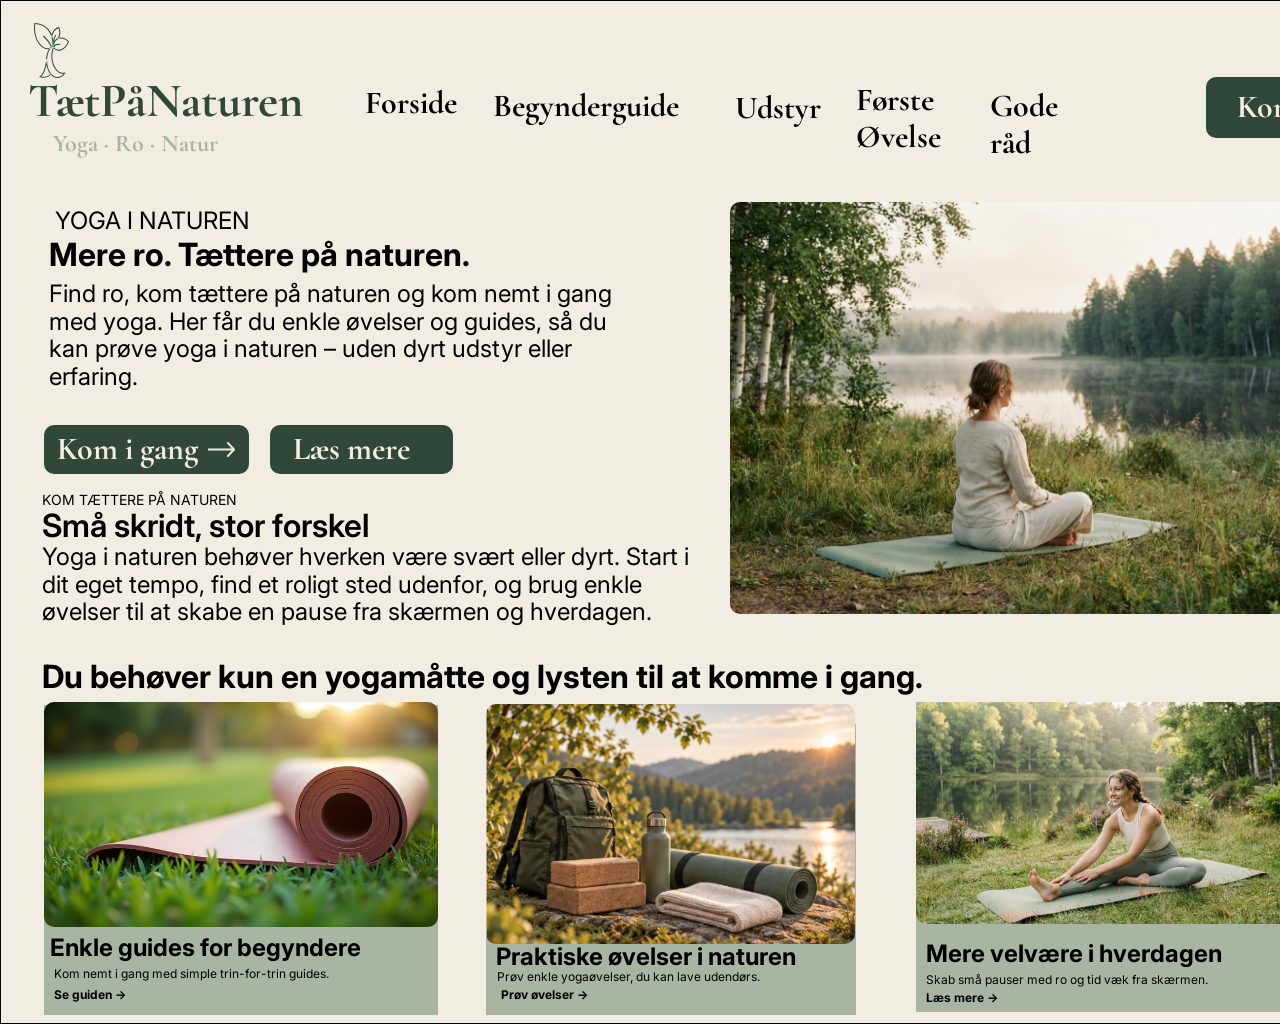
<file: index.html>
<!doctype html>
<html lang="da">
  <head>
    <meta charset="utf-8">
    <meta name="viewport" content="width=device-width, initial-scale=1">
    <meta name="description" content="Kom nemt i gang med yoga i naturen med enkle øvelser og guides.">
    <title>TætPåNaturen – Yoga · Ro · Natur</title>
    <link rel="icon" href="data:,">
    <link rel="stylesheet" href="styles.css">
  </head>
  <body>
    <div class="page-frame">
      <header class="site-header">
        <a class="brand" href="index.html" aria-label="TætPåNaturen – Forside">
          <img class="brand__tree" src="assets/tree-logo.svg" alt="" aria-hidden="true">
          <span class="brand__name">TætPåNaturen</span>
          <span class="brand__tagline">Yoga · Ro · Natur</span>
        </a>

        <nav class="primary-nav" aria-label="Hovednavigation">
          <a class="primary-nav__link primary-nav__link--home" href="index.html" aria-current="page">Forside</a>
          <a class="primary-nav__link primary-nav__link--guide" href="begynderguide.html">Begynderguide</a>
          <a class="primary-nav__link primary-nav__link--gear" href="udstyr.html">Udstyr</a>
          <a class="primary-nav__link primary-nav__link--exercise" href="forste-ovelse.html">Første Øvelse</a>
          <a class="primary-nav__link primary-nav__link--advice" href="gode-rad.html">Gode råd</a>
        </nav>

        <a class="button button--header" href="forste-ovelse.html">Kom i gang</a>
      </header>

      <main>
        <section class="hero" aria-labelledby="hero-title">
          <div class="hero__copy">
            <p class="eyebrow">Yoga i naturen</p>
            <h1 id="hero-title">Mere ro. Tættere på naturen.</h1>
            <p class="hero__description">Find ro, kom tættere på naturen og kom nemt i gang med yoga. Her får du enkle øvelser og guides, så du kan prøve yoga i naturen – uden dyrt udstyr eller erfaring.</p>
            <div class="hero__actions">
              <a class="button button--hero" href="#benefits"><span>Kom i gang</span><img src="assets/arrow.svg" alt="" aria-hidden="true"></a>
              <a class="button button--hero button--read-more" href="#introduction"><span>Læs mere</span></a>
            </div>
          </div>
          <img class="hero__image" src="assets/hero.png" alt="En person laver yoga ved en rolig sø omgivet af natur">
        </section>

        <section class="introduction" id="introduction" aria-labelledby="introduction-title">
          <p class="introduction__eyebrow">Kom tættere på naturen</p>
          <h2 id="introduction-title">Små skridt, stor forskel</h2>
          <p class="introduction__copy">Yoga i naturen behøver hverken være svært eller dyrt. Start i dit eget tempo, find et roligt sted udenfor, og brug enkle øvelser til at skabe en pause fra skærmen og hverdagen.</p>
          <p class="introduction__emphasis">Du behøver kun en yogamåtte og lysten til at komme i gang.</p>
        </section>

        <section class="benefits" id="benefits" aria-label="Kom godt i gang med yoga i naturen">
          <article class="benefit-card benefit-card--guide">
            <img class="benefit-card__image" src="assets/beginner-card.png" alt="En yogamåtte rullet ud i grønt græs">
            <div class="benefit-card__content">
              <h3>Enkle guides for begyndere</h3>
              <p>Kom nemt i gang med simple trin-for-trin guides.</p>
              <a href="begynderguide.html">Se guiden <span aria-hidden="true">→</span></a>
            </div>
          </article>

          <article class="benefit-card benefit-card--exercises">
            <img class="benefit-card__image" src="assets/exercises-card.png" alt="Yogamåtte, taske og udstyr ved en sø">
            <div class="benefit-card__content">
              <h3>Praktiske øvelser i naturen</h3>
              <p>Prøv enkle yogaøvelser, du kan lave udendørs.</p>
              <a href="forste-ovelse.html">Prøv øvelser <span aria-hidden="true">→</span></a>
            </div>
          </article>

          <article class="benefit-card benefit-card--wellbeing">
            <img class="benefit-card__image" src="assets/wellbeing-card.png" alt="En kvinde strækker sig på en yogamåtte i naturen">
            <div class="benefit-card__content">
              <h3>Mere velvære i hverdagen</h3>
              <p>Skab små pauser med ro og tid væk fra skærmen.</p>
              <a href="gode-rad.html">Læs mere <span aria-hidden="true">→</span></a>
            </div>
          </article>
        </section>
      </main>
    </div>
  </body>
</html>
</file>
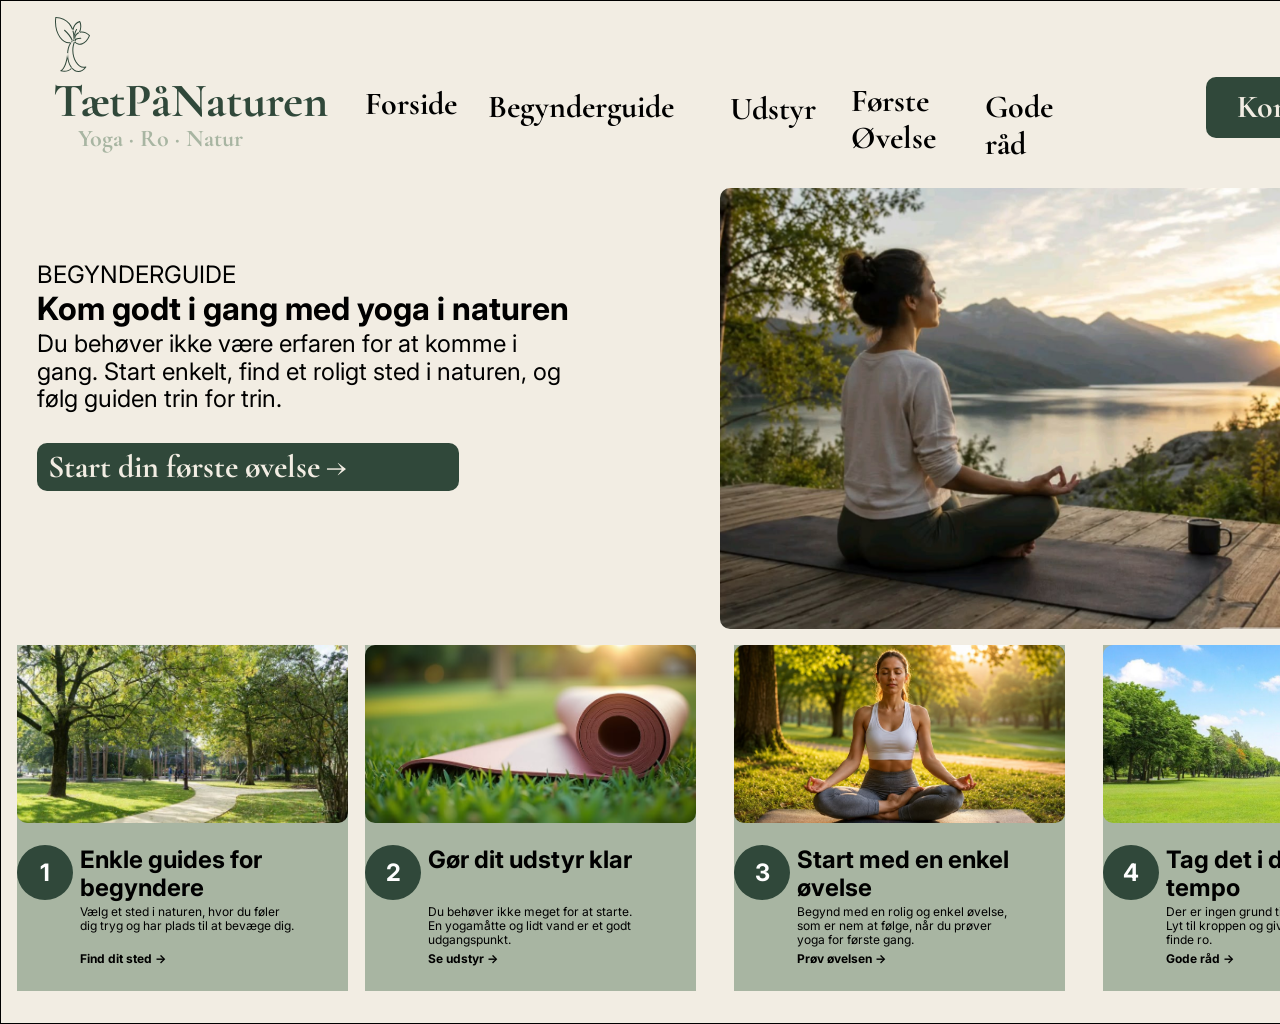
<file: begynderguide.html>
<!doctype html>
<html lang="da">
  <head>
    <meta charset="utf-8">
    <meta name="viewport" content="width=device-width, initial-scale=1">
    <meta name="description" content="Kom godt i gang med yoga i naturen med en enkel guide trin for trin.">
    <title>Begynderguide – TætPåNaturen</title>
    <link rel="icon" href="data:,">
    <link rel="stylesheet" href="styles.css">
  </head>
  <body>
    <div class="page-frame guide-page">
      <header class="site-header">
        <a class="brand" href="index.html" aria-label="TætPåNaturen – Forside">
          <img class="brand__tree" src="assets/tree-logo.svg" alt="" aria-hidden="true">
          <span class="brand__name">TætPåNaturen</span>
          <span class="brand__tagline">Yoga · Ro · Natur</span>
        </a>

        <nav class="primary-nav" aria-label="Hovednavigation">
          <a class="primary-nav__link primary-nav__link--home" href="index.html">Forside</a>
          <a class="primary-nav__link primary-nav__link--guide" href="begynderguide.html" aria-current="page">Begynderguide</a>
          <a class="primary-nav__link primary-nav__link--gear" href="udstyr.html">Udstyr</a>
          <a class="primary-nav__link primary-nav__link--exercise" href="forste-ovelse.html">Første Øvelse</a>
          <a class="primary-nav__link primary-nav__link--advice" href="gode-rad.html">Gode råd</a>
        </nav>

        <a class="button button--header" href="#guide-steps">Kom i gang</a>
      </header>

      <main class="guide-main">
        <section class="guide-hero" aria-labelledby="guide-title">
          <div class="guide-hero__copy">
            <p class="guide-hero__eyebrow">Begynderguide</p>
            <h1 id="guide-title">Kom godt i gang med yoga i naturen</h1>
            <p class="guide-hero__description">Du behøver ikke være erfaren for at komme i gang. Start enkelt, find et roligt sted i naturen, og følg guiden trin for trin.</p>
            <a class="button guide-hero__cta" href="forste-ovelse.html">Start din første øvelse <span aria-hidden="true">→</span></a>
          </div>
          <img class="guide-hero__image" src="assets/guide-hero.png" alt="En person mediterer på en yogamåtte ved en sø i solnedgangen">
        </section>

        <section class="guide-steps" id="guide-steps" aria-label="Fire trin til at komme i gang">
          <article class="guide-step guide-step--location">
            <img class="guide-step__image" src="assets/guide-step-location.png" alt="En rolig sti gennem en grøn park">
            <img class="guide-step__number-image" src="assets/guide-step-number.svg" alt="" aria-hidden="true">
            <span class="guide-step__number" aria-hidden="true">1</span>
            <h2 class="guide-step__title">Enkle guides for begyndere</h2>
            <p class="guide-step__description">Vælg et sted i naturen, hvor du føler dig tryg og har plads til at bevæge dig.</p>
            <a class="guide-step__link" href="#guide-steps">Find dit sted <span aria-hidden="true">→</span></a>
          </article>

          <article class="guide-step guide-step--gear">
            <img class="guide-step__image" src="assets/beginner-card.png" alt="En yogamåtte rullet ud i grønt græs">
            <img class="guide-step__number-image" src="assets/guide-step-number.svg" alt="" aria-hidden="true">
            <span class="guide-step__number" aria-hidden="true">2</span>
            <h2 class="guide-step__title">Gør dit udstyr klar</h2>
            <p class="guide-step__description">Du behøver ikke meget for at starte. En yogamåtte og lidt vand er et godt udgangspunkt.</p>
            <a class="guide-step__link" href="udstyr.html">Se udstyr <span aria-hidden="true">→</span></a>
          </article>

          <article class="guide-step guide-step--exercise">
            <img class="guide-step__image" src="assets/guide-step-yoga.png" alt="En kvinde sidder i meditation på en yogamåtte i en park">
            <img class="guide-step__number-image" src="assets/guide-step-number.svg" alt="" aria-hidden="true">
            <span class="guide-step__number" aria-hidden="true">3</span>
            <h2 class="guide-step__title">Start med en enkel øvelse</h2>
            <p class="guide-step__description">Begynd med en rolig og enkel øvelse, som er nem at følge, når du prøver yoga for første gang.</p>
            <a class="guide-step__link" href="forste-ovelse.html">Prøv øvelsen <span aria-hidden="true">→</span></a>
          </article>

          <article class="guide-step guide-step--pace">
            <img class="guide-step__image" src="assets/guide-step-landscape.png" alt="En åben, grøn eng omgivet af træer">
            <img class="guide-step__number-image" src="assets/guide-step-number.svg" alt="" aria-hidden="true">
            <span class="guide-step__number" aria-hidden="true">4</span>
            <h2 class="guide-step__title">Tag det i dit eget tempo</h2>
            <p class="guide-step__description">Der er ingen grund til at skynde sig. Lyt til kroppen og giv dig selv tid til at finde ro.</p>
            <a class="guide-step__link" href="gode-rad.html">Gode råd <span aria-hidden="true">→</span></a>
          </article>
        </section>
      </main>
    </div>
  </body>
</html>
</file>
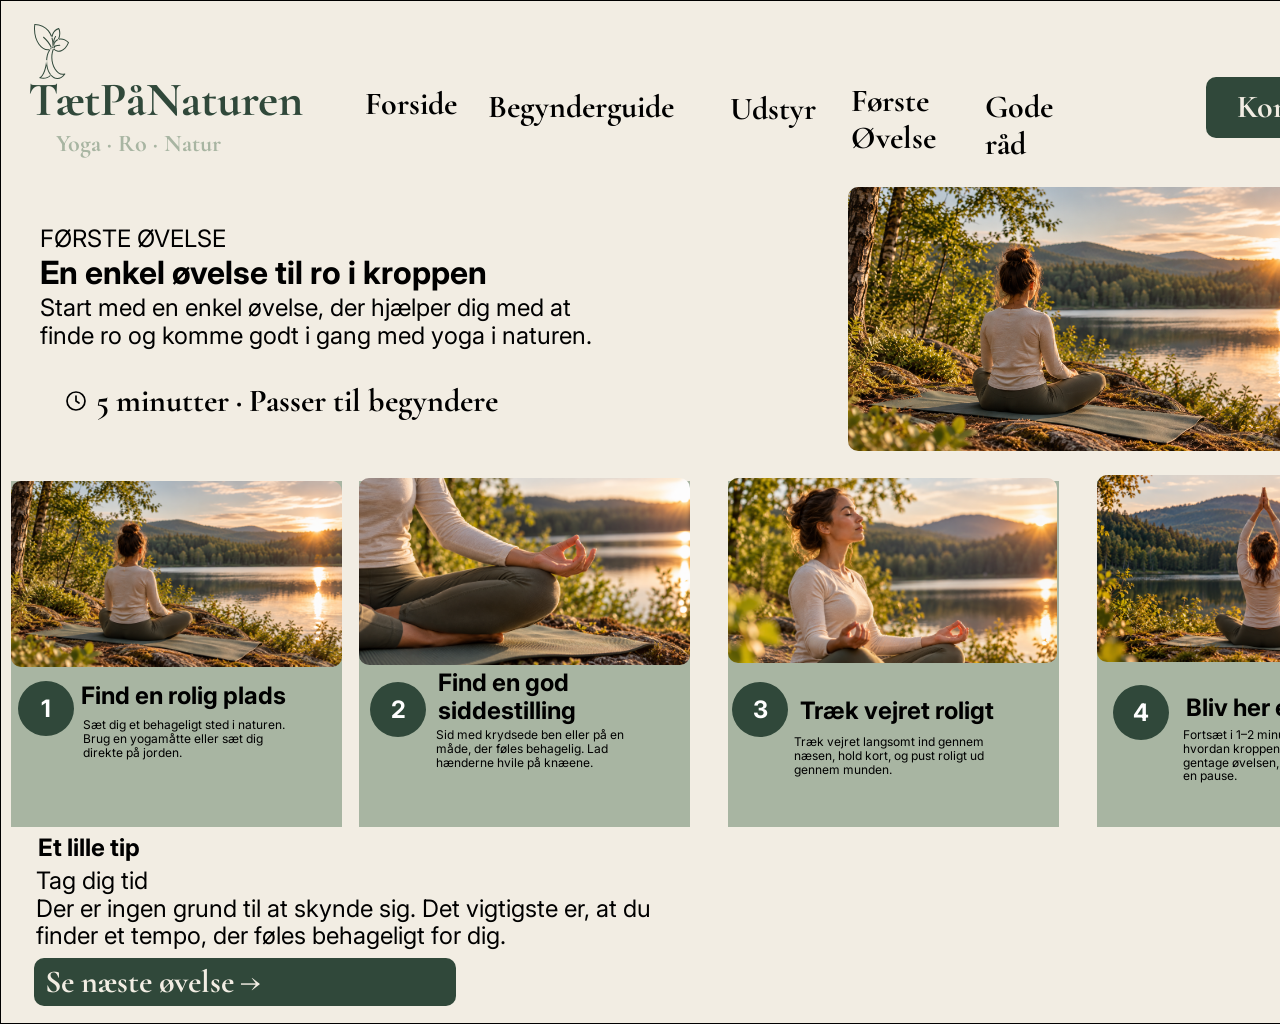
<file: forste-ovelse.html>
<!doctype html>
<html lang="da">
  <head>
    <meta charset="utf-8">
    <meta name="viewport" content="width=device-width, initial-scale=1">
    <meta name="description" content="Prøv en enkel yogaøvelse, der hjælper dig med at finde ro i naturen.">
    <title>Første øvelse – TætPåNaturen</title>
    <link rel="icon" href="data:,">
    <link rel="stylesheet" href="styles.css">
  </head>
  <body>
    <div class="page-frame exercise-page">
      <header class="site-header">
        <a class="brand" href="index.html" aria-label="TætPåNaturen – Forside">
          <img class="brand__tree" src="assets/tree-logo.svg" alt="" aria-hidden="true">
          <span class="brand__name">TætPåNaturen</span>
          <span class="brand__tagline">Yoga · Ro · Natur</span>
        </a>

        <nav class="primary-nav" aria-label="Hovednavigation">
          <a class="primary-nav__link primary-nav__link--home" href="index.html">Forside</a>
          <a class="primary-nav__link primary-nav__link--guide" href="begynderguide.html">Begynderguide</a>
          <a class="primary-nav__link primary-nav__link--gear" href="udstyr.html">Udstyr</a>
          <a class="primary-nav__link primary-nav__link--exercise" href="forste-ovelse.html" aria-current="page">Første Øvelse</a>
          <a class="primary-nav__link primary-nav__link--advice" href="gode-rad.html">Gode råd</a>
        </nav>

        <a class="button button--header" href="#exercise-steps">Kom i gang</a>
      </header>

      <main class="exercise-main">
        <section class="exercise-hero" aria-labelledby="exercise-title">
          <div class="exercise-hero__copy">
            <p class="exercise-hero__eyebrow">Første øvelse</p>
            <h1 id="exercise-title">En enkel øvelse til ro i kroppen</h1>
            <p class="exercise-hero__description">Start med en enkel øvelse, der hjælper dig med at finde ro og komme godt i gang med yoga i naturen.</p>
            <p class="exercise-hero__duration">
              <svg class="exercise-hero__duration-icon" viewBox="0 0 24 24" fill="none" aria-hidden="true" focusable="false">
                <circle cx="12" cy="12" r="9" stroke="currentColor" stroke-width="1.7"></circle>
                <path d="M12 7v5l3 2" stroke="currentColor" stroke-width="1.7" stroke-linecap="round" stroke-linejoin="round"></path>
              </svg>
              <span>5 minutter · Passer til begyndere</span>
            </p>
          </div>
          <img class="exercise-hero__image" src="assets/forste-ovelse-hero.png" alt="En kvinde sidder i meditation ved en sø i solnedgangen">
        </section>

        <section class="exercise-steps" id="exercise-steps" aria-label="Fire trin i øvelsen">
          <article class="exercise-step exercise-step--one">
            <img class="exercise-step__image" src="assets/forste-ovelse-step1.png" alt="Et roligt sted ved søen, hvor du kan sidde på din yogamåtte">
            <img class="exercise-step__number-image" src="assets/forste-ovelse-number.svg" alt="" aria-hidden="true">
            <span class="exercise-step__number" aria-hidden="true">1</span>
            <h2 class="exercise-step__title">Find en rolig plads</h2>
            <p class="exercise-step__description">Sæt dig et behageligt sted i naturen. Brug en yogamåtte eller sæt dig direkte på jorden.</p>
          </article>

          <article class="exercise-step exercise-step--two">
            <img class="exercise-step__image" src="assets/forste-ovelse-step2.png" alt="En behagelig siddestilling på en yogamåtte">
            <img class="exercise-step__number-image" src="assets/forste-ovelse-number.svg" alt="" aria-hidden="true">
            <span class="exercise-step__number" aria-hidden="true">2</span>
            <h2 class="exercise-step__title">Find en god siddestilling</h2>
            <p class="exercise-step__description">Sid med krydsede ben eller på en måde, der føles behagelig. Lad hænderne hvile på knæene.</p>
          </article>

          <article class="exercise-step exercise-step--three">
            <img class="exercise-step__image" src="assets/forste-ovelse-step3.png" alt="En kvinde trækker vejret roligt med lukkede øjne">
            <img class="exercise-step__number-image" src="assets/forste-ovelse-number.svg" alt="" aria-hidden="true">
            <span class="exercise-step__number" aria-hidden="true">3</span>
            <h2 class="exercise-step__title">Træk vejret roligt</h2>
            <p class="exercise-step__description">Træk vejret langsomt ind gennem næsen, hold kort, og pust roligt ud gennem munden.</p>
          </article>

          <article class="exercise-step exercise-step--four">
            <img class="exercise-step__image" src="assets/forste-ovelse-step4.png" alt="En kvinde sidder med hænderne samlet over hovedet i naturen">
            <img class="exercise-step__number-image" src="assets/forste-ovelse-number.svg" alt="" aria-hidden="true">
            <span class="exercise-step__number" aria-hidden="true">4</span>
            <h2 class="exercise-step__title">Bliv her et øjeblik</h2>
            <p class="exercise-step__description">Fortsæt i 1–2 minutter og mærk, hvordan kroppen føles. Du kan gentage øvelsen, når du har brug for en pause.</p>
          </article>
        </section>

        <section class="exercise-summary" aria-labelledby="exercise-summary-title">
          <h2 id="exercise-summary-title" class="exercise-summary__title">Et lille tip</h2>
          <div class="exercise-summary__description">
            <p class="exercise-summary__lead">Tag dig tid</p>
            <p>Der er ingen grund til at skynde sig. Det vigtigste er, at du finder et tempo, der føles behageligt for dig.</p>
          </div>
          <a class="button exercise-summary__cta" href="gode-rad.html">Se næste øvelse <span aria-hidden="true">→</span></a>
        </section>
      </main>
    </div>
  </body>
</html>
</file>
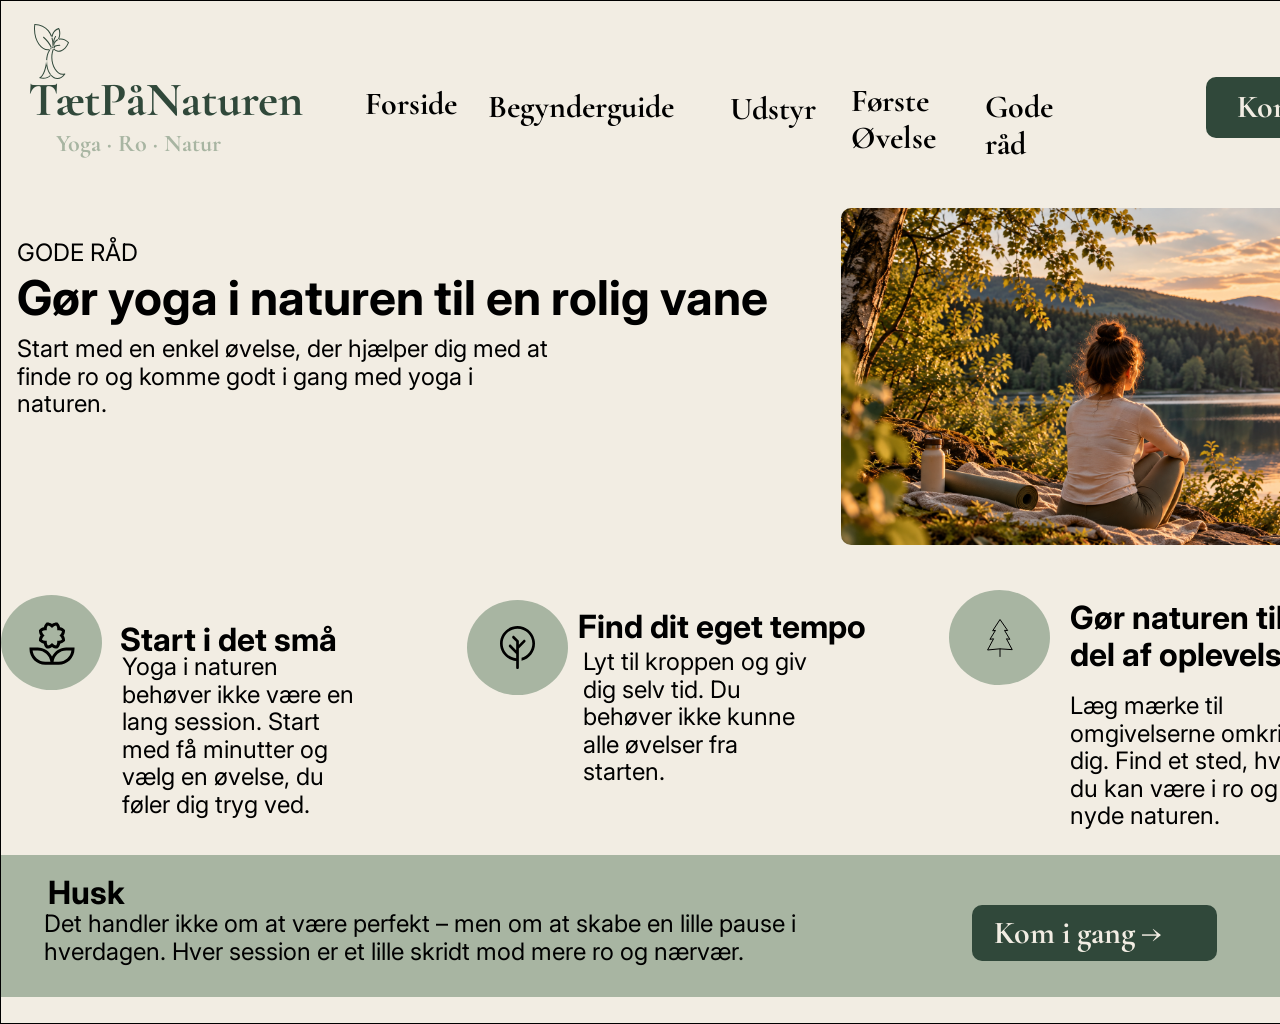
<file: gode-rad.html>
<!doctype html>
<html lang="da">
  <head>
    <meta charset="utf-8">
    <meta name="viewport" content="width=device-width, initial-scale=1">
    <meta name="description" content="Få enkle råd til at gøre yoga i naturen til en rolig vane.">
    <title>Gode råd – TætPåNaturen</title>
    <link rel="icon" href="data:,">
    <link rel="stylesheet" href="styles.css">
  </head>
  <body>
    <div class="page-frame advice-page">
      <header class="site-header">
        <a class="brand" href="index.html" aria-label="TætPåNaturen – Forside">
          <img class="brand__tree" src="assets/tree-logo.svg" alt="" aria-hidden="true">
          <span class="brand__name">TætPåNaturen</span>
          <span class="brand__tagline">Yoga · Ro · Natur</span>
        </a>

        <nav class="primary-nav" aria-label="Hovednavigation">
          <a class="primary-nav__link primary-nav__link--home" href="index.html">Forside</a>
          <a class="primary-nav__link primary-nav__link--guide" href="begynderguide.html">Begynderguide</a>
          <a class="primary-nav__link primary-nav__link--gear" href="udstyr.html">Udstyr</a>
          <a class="primary-nav__link primary-nav__link--exercise" href="forste-ovelse.html">Første Øvelse</a>
          <a class="primary-nav__link primary-nav__link--advice" href="gode-rad.html" aria-current="page">Gode råd</a>
        </nav>

        <a class="button button--header" href="forste-ovelse.html">Kom i gang</a>
      </header>

      <main class="advice-main">
        <section class="advice-hero" aria-labelledby="advice-title">
          <p class="advice-hero__eyebrow">Gode råd</p>
          <h1 id="advice-title">Gør yoga i naturen til en rolig vane</h1>
          <p class="advice-hero__description">Start med en enkel øvelse, der hjælper dig med at<br>finde ro og komme godt i gang med yoga i<br>naturen.</p>
          <img class="advice-hero__image" src="assets/advice-hero.png" alt="En kvinde sidder ved en sø i solnedgangen med yogamåtte og drikkeflaske ved siden af">
        </section>

        <section class="advice-cards" id="advice-cards" aria-label="Tre råd til yoga i naturen">
          <article class="advice-card advice-card--small-steps">
            <img class="advice-card__circle" src="assets/advice-circle.svg" alt="" aria-hidden="true">
            <img class="advice-card__flower-icon" src="assets/cil-flower.svg" alt="" aria-hidden="true" data-icon="cil:flower">
            <h2 class="advice-card__title">Start i det små</h2>
            <p class="advice-card__description">Yoga i naturen<br>behøver ikke være en<br>lang session. Start<br>med få minutter og<br>vælg en øvelse, du<br>føler dig tryg ved.</p>
          </article>

          <article class="advice-card advice-card--own-pace">
            <img class="advice-card__circle" src="assets/advice-circle.svg" alt="" aria-hidden="true">
            <span class="advice-card__tree-slot" aria-hidden="true"><img src="assets/advice-tree.svg" alt=""></span>
            <h2 class="advice-card__title">Find dit eget tempo</h2>
            <p class="advice-card__description">Lyt til kroppen og giv<br>dig selv tid. Du<br>behøver ikke kunne<br>alle øvelser fra<br>starten.</p>
          </article>

          <article class="advice-card advice-card--nature">
            <img class="advice-card__circle" src="assets/advice-circle.svg" alt="" aria-hidden="true">
            <!-- Icon: arcticons:emoji-evergreen-tree (Arcticons, CC BY-SA 4.0) -->
            <img class="advice-card__evergreen-icon" src="assets/arcticons-emoji-evergreen-tree.svg" alt="" aria-hidden="true" data-icon="arcticons:emoji-evergreen-tree">
            <h2 class="advice-card__title">Gør naturen til en del af oplevelsen</h2>
            <p class="advice-card__description">Læg mærke til<br>omgivelserne omkring<br>dig. Find et sted, hvor<br>du kan være i ro og<br>nyde naturen.</p>
          </article>
        </section>

        <section class="advice-reminder" aria-labelledby="advice-reminder-title">
          <h2 id="advice-reminder-title" class="advice-reminder__title">Husk</h2>
          <p class="advice-reminder__description">Det handler ikke om at være perfekt – men om at skabe en lille pause i<br>hverdagen. Hver session er et lille skridt mod mere ro og nærvær.</p>
          <a class="button advice-reminder__cta" href="forste-ovelse.html">Kom i gang <span aria-hidden="true">→</span></a>
        </section>
      </main>
    </div>
  </body>
</html>
</file>
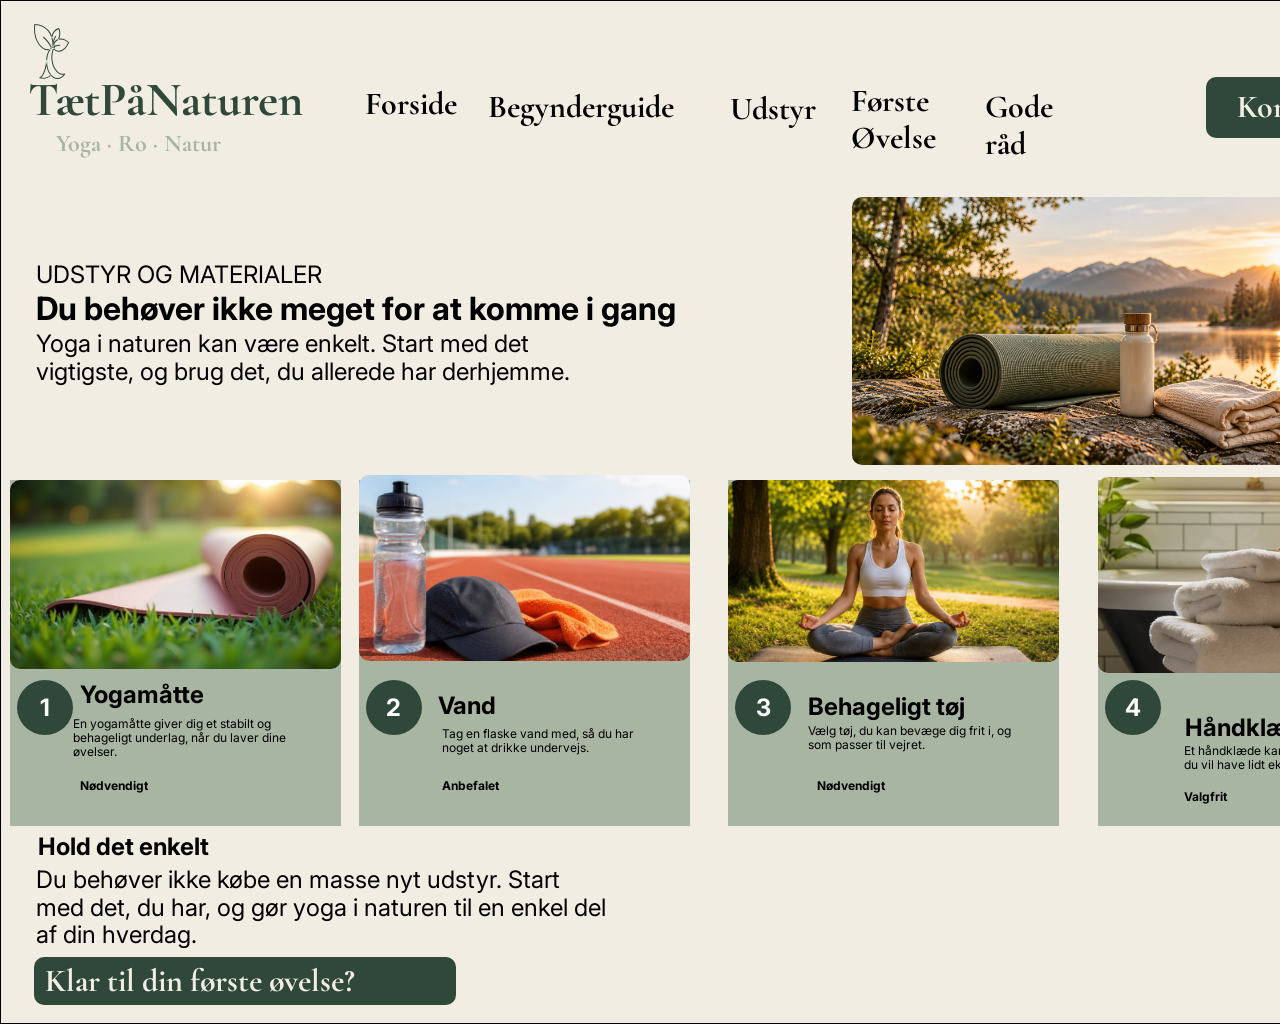
<file: udstyr.html>
<!doctype html>
<html lang="da">
  <head>
    <meta charset="utf-8">
    <meta name="viewport" content="width=device-width, initial-scale=1">
    <meta name="description" content="Se hvilket enkelt udstyr der kan være nyttigt til yoga i naturen.">
    <title>Udstyr og materialer – TætPåNaturen</title>
    <link rel="icon" href="data:,">
    <link rel="stylesheet" href="styles.css">
  </head>
  <body>
    <div class="page-frame equipment-page">
      <header class="site-header">
        <a class="brand" href="index.html" aria-label="TætPåNaturen – Forside">
          <img class="brand__tree" src="assets/tree-logo.svg" alt="" aria-hidden="true">
          <span class="brand__name">TætPåNaturen</span>
          <span class="brand__tagline">Yoga · Ro · Natur</span>
        </a>

        <nav class="primary-nav" aria-label="Hovednavigation">
          <a class="primary-nav__link primary-nav__link--home" href="index.html">Forside</a>
          <a class="primary-nav__link primary-nav__link--guide" href="begynderguide.html">Begynderguide</a>
          <a class="primary-nav__link primary-nav__link--gear" href="udstyr.html" aria-current="page">Udstyr</a>
          <a class="primary-nav__link primary-nav__link--exercise" href="forste-ovelse.html">Første Øvelse</a>
          <a class="primary-nav__link primary-nav__link--advice" href="gode-rad.html">Gode råd</a>
        </nav>

        <a class="button button--header" href="#equipment-cards">Kom i gang</a>
      </header>

      <main class="equipment-main">
        <section class="equipment-hero" aria-labelledby="equipment-title">
          <div class="equipment-hero__copy">
            <p class="equipment-hero__eyebrow">Udstyr og materialer</p>
            <h1 id="equipment-title">Du behøver ikke meget for at komme i gang</h1>
            <p class="equipment-hero__description">Yoga i naturen kan være enkelt. Start med det vigtigste, og brug det, du allerede har derhjemme.</p>
          </div>
          <img class="equipment-hero__image" src="assets/equipment-hero.png" alt="Yogamåtte, vandflaske og håndklæde ved en sø">
        </section>

        <section class="equipment-cards" id="equipment-cards" aria-label="Udstyr til yoga i naturen">
          <article class="equipment-card equipment-card--mat">
            <img class="equipment-card__image" src="assets/beginner-card.png" alt="En yogamåtte rullet ud i grønt græs">
            <img class="equipment-card__number-image" src="assets/equipment-number.svg" alt="" aria-hidden="true">
            <span class="equipment-card__number" aria-hidden="true">1</span>
            <h2 class="equipment-card__title">Yogamåtte</h2>
            <p class="equipment-card__description">En yogamåtte giver dig et stabilt og behageligt underlag, når du laver dine øvelser.</p>
            <p class="equipment-card__status">Nødvendigt</p>
          </article>

          <article class="equipment-card equipment-card--water">
            <img class="equipment-card__image" src="assets/equipment-water.png" alt="Vandflaske, kasket og håndklæde på en løbebane">
            <img class="equipment-card__number-image" src="assets/equipment-number.svg" alt="" aria-hidden="true">
            <span class="equipment-card__number" aria-hidden="true">2</span>
            <h2 class="equipment-card__title">Vand</h2>
            <p class="equipment-card__description">Tag en flaske vand med, så du har noget at drikke undervejs.</p>
            <p class="equipment-card__status">Anbefalet</p>
          </article>

          <article class="equipment-card equipment-card--clothes">
            <img class="equipment-card__image" src="assets/guide-step-yoga.png" alt="En kvinde med behageligt tøj sidder på en yogamåtte i en park">
            <img class="equipment-card__number-image" src="assets/equipment-number.svg" alt="" aria-hidden="true">
            <span class="equipment-card__number" aria-hidden="true">3</span>
            <h2 class="equipment-card__title">Behageligt tøj</h2>
            <p class="equipment-card__description">Vælg tøj, du kan bevæge dig frit i, og som passer til vejret.</p>
            <p class="equipment-card__status">Nødvendigt</p>
          </article>

          <article class="equipment-card equipment-card--towel">
            <img class="equipment-card__image" src="assets/equipment-towel.png" alt="Foldede håndklæder ved et badekar">
            <img class="equipment-card__number-image" src="assets/equipment-number.svg" alt="" aria-hidden="true">
            <span class="equipment-card__number" aria-hidden="true">4</span>
            <h2 class="equipment-card__title">Håndklæde</h2>
            <p class="equipment-card__description">Et håndklæde kan være praktisk, hvis du vil have lidt ekstra komfort.</p>
            <p class="equipment-card__status">Valgfrit</p>
          </article>
        </section>

        <section class="equipment-summary" aria-labelledby="equipment-summary-title">
          <h2 id="equipment-summary-title" class="equipment-summary__title">Hold det enkelt</h2>
          <p class="equipment-summary__description">Du behøver ikke købe en masse nyt udstyr. Start med det, du har, og gør yoga i naturen til en enkel del af din hverdag.</p>
          <a class="button equipment-summary__cta" href="forste-ovelse.html">Klar til din første øvelse?</a>
        </section>
      </main>
    </div>
  </body>
</html>
</file>
<file: styles.css>
@font-face {
  font-family: "Cormorant Garamond";
  src: url("assets/fonts/CormorantGaramond-Variable.ttf") format("truetype");
  font-style: normal;
  font-weight: 300 700;
  font-display: swap;
}

@font-face {
  font-family: "Inter";
  src: url("assets/fonts/Inter-Variable.ttf") format("truetype");
  font-style: normal;
  font-weight: 100 900;
  font-display: swap;
}

:root {
  color-scheme: light;
  --warm-cream: #f2ede3;
  --deep-forest-green: #30483a;
  --sage-green: #a8b5a2;
  --black: #000;
  --white: #fff;
  --font-display: "Cormorant Garamond", Georgia, serif;
  --font-body: "Inter", Arial, sans-serif;
}

* {
  box-sizing: border-box;
}

html {
  background: var(--warm-cream);
  scroll-behavior: smooth;
}

body {
  margin: 0;
  color: var(--black);
  background: var(--warm-cream);
  font-family: var(--font-body);
}

a {
  color: inherit;
}

.page-frame {
  display: grid;
  grid-template-columns: repeat(12, minmax(0, 1fr));
  grid-template-rows: 175px 332px 198px 317px;
  width: 1440px;
  height: 1024px;
  overflow: hidden;
  border: 1px solid var(--black);
  background: var(--warm-cream);
}

.site-header {
  display: grid;
  grid-column: 1 / -1;
  grid-row: 1;
  grid-template-columns: repeat(12, minmax(0, 1fr));
  align-items: stretch;
}

.brand {
  display: grid;
  grid-column: 1 / 4;
  grid-template-columns: 6px 14px 1fr;
  grid-template-rows: 54px 53px 29px;
  align-content: start;
  padding: 22px 0 0 27px;
  color: var(--deep-forest-green);
  text-decoration: none;
}

.brand__tree {
  grid-column: 2;
  grid-row: 1;
  display: block;
  width: 35px;
  height: 55px;
}

.brand__name {
  grid-column: 1 / -1;
  grid-row: 2;
  align-self: start;
  white-space: nowrap;
  font-family: var(--font-display);
  font-size: 48px;
  font-weight: 700;
  line-height: 1;
}

.brand__tagline {
  grid-column: 3;
  grid-row: 3;
  align-self: start;
  margin-left: 5px;
  white-space: nowrap;
  color: var(--sage-green);
  font-family: var(--font-display);
  font-size: 24px;
  font-weight: 700;
  line-height: 1.15;
}

.primary-nav {
  display: grid;
  grid-column: 4 / 10;
  grid-template-columns: 120px 240px 120px 120px 120px;
  align-content: start;
  padding-top: 81px;
}

.primary-nav__link {
  align-self: start;
  color: var(--black);
  font-family: var(--font-display);
  font-size: 32px;
  font-weight: 700;
  line-height: 1.15;
  text-decoration: none;
}

.primary-nav__link--home {
  grid-column: 1;
  margin: 3px 0 0 4px;
}

.primary-nav__link--guide {
  grid-column: 2;
  margin: 6px 0 0 12px;
}

.primary-nav__link--gear {
  grid-column: 3;
  margin: 8px 0 0 14px;
}

.primary-nav__link--exercise {
  grid-column: 4;
  width: 121px;
  margin: 0 0 0 15px;
}

.primary-nav__link--advice {
  grid-column: 5;
  width: 102px;
  margin: 6px 0 0 29px;
}

.button {
  display: inline-flex;
  align-items: center;
  justify-content: center;
  border: 0;
  border-radius: 10px;
  color: var(--warm-cream);
  background: var(--deep-forest-green);
  font-family: var(--font-display);
  font-size: 32px;
  font-weight: 700;
  line-height: 1.15;
  text-decoration: none;
}

.button:focus-visible,
.primary-nav__link:focus-visible,
.benefit-card a:focus-visible {
  outline: 3px solid var(--black);
  outline-offset: 4px;
}

.button--header {
  grid-column: 11 / 13;
  align-self: start;
  justify-self: start;
  width: 203px;
  height: 61px;
  margin: 76px 0 0 7px;
}

main {
  display: grid;
  grid-column: 1 / -1;
  grid-row: 2 / 5;
  grid-template-columns: repeat(12, minmax(0, 1fr));
  grid-template-rows: 332px 198px 317px;
}

.hero {
  display: grid;
  grid-column: 1 / -1;
  grid-row: 1 / 3;
  grid-template-columns: repeat(12, minmax(0, 1fr));
  grid-template-rows: 26px 36px 36px 145px 49px 1fr;
}

.hero__copy {
  display: grid;
  grid-column: 1 / 7;
  grid-row: 1 / -1;
  grid-template-columns: minmax(0, 1fr);
  grid-template-rows: 26px 37px 36px 144px 49px 1fr;
  padding-left: 43px;
  transform: translate(5px, 5px);
}

.eyebrow,
.hero h1,
.hero__description,
.introduction p,
.introduction h2,
.benefit-card h3,
.benefit-card p {
  margin: 0;
}

.eyebrow {
  grid-column: 1;
  grid-row: 2;
  width: 302px;
  margin-left: 6px;
  font-size: 24px;
  font-weight: 400;
  line-height: 1.15;
  text-transform: uppercase;
}

.hero h1 {
  grid-column: 1;
  grid-row: 3;
  width: 685px;
  font-size: 32px;
  font-weight: 700;
  line-height: 22px;
}

.hero__description {
  grid-column: 1;
  grid-row: 4;
  width: 587px;
  font-size: 24px;
  font-weight: 400;
  line-height: 1.15;
}

.hero__actions {
  display: flex;
  grid-column: 1;
  grid-row: 5;
  gap: 21px;
  margin-left: -5px;
  transform: translateY(1px);
}

.hero__image {
  display: block;
  grid-column: 7 / 12;
  grid-row: 2 / 6;
  align-self: start;
  width: 588px;
  height: 412px;
  margin-left: 10px;
  border-radius: 10px;
  object-fit: cover;
}

.button--hero {
  justify-content: flex-start;
  width: 205px;
  height: 49px;
  padding-left: 13px;
  white-space: nowrap;
}

.button--hero span {
  width: 151px;
}

.button--hero img {
  display: block;
  width: 27px;
  height: auto;
}

.button--read-more {
  width: 183px;
  padding-left: 23px;
}

.introduction {
  display: grid;
  grid-column: 1 / 5;
  grid-row: 2;
  grid-template-columns: repeat(4, minmax(0, 1fr));
  grid-template-rows: 16px 35px 116px 45px;
}

.introduction__eyebrow {
  grid-column: 1 / -1;
  grid-row: 1;
  width: 408px;
  margin-left: 41px !important;
  font-size: 14px;
  line-height: 1.15;
  transform: translateY(-16px);
  text-transform: uppercase;
}

.introduction h2 {
  grid-column: 1 / -1;
  grid-row: 2;
  width: 449px;
  margin-left: 41px !important;
  font-size: 32px;
  font-weight: 600;
  line-height: 1.15;
  transform: translateY(-16px);
}

.introduction__copy {
  grid-column: 1 / -1;
  grid-row: 3;
  width: 449px;
  margin-left: 41px !important;
  width: 662px;
  font-size: 24px;
  line-height: 1.15;
  transform: translateY(-16px);
}

.introduction__emphasis {
  grid-column: 1 / -1;
  grid-row: 4;
  width: 929px;
  margin-left: 41px !important;
  font-size: 32px;
  font-weight: 700;
  line-height: 1.15;
  transform: translateY(-16px);
}

.benefits {
  display: grid;
  grid-column: 1 / -1;
  grid-row: 3;
  grid-template-columns: repeat(12, minmax(0, 1fr));
  align-content: start;
}

.benefit-card {
  display: grid;
  grid-template-columns: minmax(0, 1fr);
  grid-template-rows: minmax(0, 1fr);
  align-self: start;
  overflow: visible;
  background: var(--sage-green);
}

.benefit-card--guide {
  grid-column: 1 / 5;
  width: 394px;
  height: 310px;
  margin: -1px 0 0 43px;
}

.benefit-card--exercises {
  grid-column: 5 / 8;
  width: 370px;
  height: 291px;
  margin: 18px 0 0 6px;
}

.benefit-card--wellbeing {
  grid-column: 8 / 12;
  width: 394px;
  height: 310px;
  margin: -4px 0 0 76px;
}

.benefit-card__image,
.benefit-card__content {
  grid-column: 1;
  grid-row: 1;
}

.benefit-card__image {
  align-self: start;
  display: block;
  width: 100%;
  border-radius: 10px;
  object-fit: cover;
}

.benefit-card--guide .benefit-card__image {
  height: 225px;
  margin-top: -3px;
}

.benefit-card--exercises .benefit-card__image {
  width: 369px;
  height: 240px;
  margin-top: -20px;
}

.benefit-card--wellbeing .benefit-card__image {
  height: 222px;
}

.benefit-card__content {
  display: grid;
  grid-template-columns: minmax(0, 1fr);
  padding-left: 6px;
}

.benefit-card h3,
.benefit-card p,
.benefit-card a {
  align-self: start;
  font-size: 12px;
  line-height: 1.15;
}

.benefit-card h3 {
  grid-row: 2;
  width: 360px;
  font-size: 24px;
  font-weight: 700;
}

.benefit-card p {
  grid-row: 3;
}

.benefit-card a {
  grid-row: 5;
}

.benefit-card p,
.benefit-card a {
  width: calc(100% - 10px);
}

.benefit-card a {
  font-weight: 700;
  text-decoration: none;
}

.benefit-card--guide .benefit-card__content {
  grid-template-rows: 229px 33px 14px 7px 27px;
}

.benefit-card--guide p,
.benefit-card--guide a {
  margin-left: 4px;
}

.benefit-card--exercises .benefit-card__content {
  grid-template-rows: 219px 27px 14px 4px 27px;
  padding-left: 10px;
}

.benefit-card--exercises p {
  margin-left: 1px;
}

.benefit-card--exercises a {
  margin-left: 5px;
}

.benefit-card--wellbeing .benefit-card__content {
  grid-template-rows: 238px 33px 14px 4px 27px;
  padding-left: 10px;
}

@media (max-width: 1439px) {
  .page-frame {
    margin-left: 0;
    margin-right: 0;
  }
}

/* Begynderguide – Desktop (Figma frame 43:8) */
.guide-page {
  grid-template-rows: 160px 485px 377px;
}

.guide-page .site-header {
  position: relative;
  grid-column: 1 / -1;
  grid-row: 1;
  grid-template-columns: repeat(12, minmax(0, 1fr));
}

.guide-page .brand {
  position: absolute;
  top: 16px;
  left: 16px;
  display: block;
  width: 328px;
  height: 140px;
  padding: 0;
}

.guide-page .brand__tree {
  position: absolute;
  top: 0;
  left: 38px;
  width: 35px;
  height: 55px;
}

.guide-page .brand__name {
  position: absolute;
  top: 60px;
  left: 36px;
  font-size: 48px;
  line-height: 1;
}

.guide-page .brand__tagline {
  position: absolute;
  top: 108px;
  left: 61px;
  margin: 0;
  font-size: 24px;
  line-height: 1.15;
}

.guide-page .primary-nav {
  position: absolute;
  inset: 0;
  grid-column: 1 / -1;
  display: grid;
  grid-template-columns: repeat(12, minmax(0, 1fr));
  grid-template-rows: 1fr;
  padding: 0;
}

.guide-page .primary-nav__link {
  align-self: start;
  font-size: 32px;
  line-height: 1.15;
}

.guide-page .primary-nav__link--home {
  grid-column: 4;
  margin: 85px 0 0 4.5px;
}

.guide-page .primary-nav__link--guide {
  grid-column: 5;
  margin: 88px 0 0 7.67px;
}

.guide-page .primary-nav__link--gear {
  grid-column: 7;
  margin: 90px 0 0 10px;
}

.guide-page .primary-nav__link--exercise {
  grid-column: 8;
  width: 121px;
  margin: 82px 0 0 11.17px;
}

.guide-page .primary-nav__link--advice {
  grid-column: 9;
  width: 102px;
  margin: 88px 0 0 25.33px;
}

.guide-page .button--header {
  grid-column: 11 / 13;
  width: 203px;
  height: 61px;
  margin: 76px 0 0 6.67px;
}

.guide-main {
  display: grid;
  grid-column: 1 / -1;
  grid-row: 2 / 4;
  grid-template-columns: repeat(12, minmax(0, 1fr));
  grid-template-rows: 485px 377px;
}

.guide-hero {
  display: grid;
  grid-column: 1 / -1;
  grid-row: 1;
  grid-template-columns: repeat(12, minmax(0, 1fr));
  grid-template-rows: 101px 37px 32px 113px 48px 1fr;
}

.guide-hero__copy {
  display: grid;
  grid-column: 1 / 6;
  grid-row: 1 / -1;
  grid-template-columns: minmax(0, 1fr);
  grid-template-rows: 101px 37px 32px 113px 48px 1fr;
  padding-left: 36px;
  transform: translateY(-1px);
}

.guide-hero__eyebrow,
.guide-hero h1,
.guide-hero__description {
  grid-column: 1;
  margin: 0;
  color: var(--black);
  font-family: var(--font-body);
  font-style: normal;
}

.guide-hero__eyebrow {
  grid-row: 2;
  width: 302px;
  font-size: 24px;
  font-weight: 400;
  line-height: 1.15;
  text-transform: uppercase;
}

.guide-hero h1 {
  grid-row: 3;
  width: 605px;
  font-size: 32px;
  font-weight: 700;
  line-height: 22px;
}

.guide-hero__description {
  grid-row: 4;
  width: 544px;
  font-size: 24px;
  font-weight: 400;
  line-height: 1.15;
}

.guide-hero__cta {
  grid-column: 1;
  grid-row: 5;
  justify-content: flex-start;
  gap: 6px;
  width: 422px;
  height: 48px;
  padding: 0 11px;
  font-size: 32px;
  line-height: 1.15;
  white-space: nowrap;
}

.guide-hero__image {
  display: block;
  grid-column: 7 / 12;
  grid-row: 1 / 6;
  align-self: start;
  width: 598px;
  height: 441px;
  margin: 27px 0 0;
  border-radius: 10px;
  object-fit: cover;
}

.guide-steps {
  display: grid;
  grid-column: 1 / -1;
  grid-row: 2;
  grid-template-columns: repeat(12, minmax(0, 1fr));
  grid-template-rows: 346px;
  align-content: start;
  transform: translateY(-1px);
}

.guide-step {
  position: relative;
  grid-row: 1;
  align-self: start;
  width: 331px;
  height: 346px;
  margin-top: 0;
  background: var(--sage-green);
}

.guide-step--location {
  grid-column: 1 / 4;
  margin-left: 16px;
}

.guide-step--gear {
  grid-column: 4 / 7;
  margin-left: 4.5px;
}

.guide-step--exercise {
  grid-column: 7 / 10;
  margin-left: 14px;
}

.guide-step--pace {
  grid-column: 10 / 13;
  margin-left: 23.5px;
}

.guide-step__image {
  position: absolute;
  top: 0;
  left: 0;
  display: block;
  width: 331px;
  height: 178px;
  border-radius: 10px;
  object-fit: cover;
}

.guide-step__number-image {
  position: absolute;
  top: 200px;
  left: 0;
  display: block;
  width: 56px;
  height: 55px;
}

.guide-step__number {
  position: absolute;
  top: 200px;
  left: 0;
  display: grid;
  width: 56px;
  height: 55px;
  place-items: center;
  color: var(--white);
  font-size: 24px;
  font-weight: 700;
  line-height: 1.15;
}

.guide-step__title,
.guide-step__description {
  position: absolute;
  margin: 0;
  color: var(--black);
  font-family: var(--font-body);
  font-style: normal;
}

.guide-step__title {
  top: 201px;
  left: 63px;
  width: 217px;
  font-size: 24px;
  font-weight: 700;
  line-height: 1.15;
}

.guide-step__description {
  top: 260px;
  left: 63px;
  width: 217px;
  font-size: 12px;
  font-weight: 400;
  line-height: 1.15;
}

.guide-step__link {
  position: absolute;
  top: 307px;
  left: 63px;
  width: 148px;
  color: var(--black);
  font-size: 12px;
  font-weight: 700;
  line-height: 1.15;
  text-decoration: none;
}

.guide-page .primary-nav__link:focus-visible,
.guide-page .guide-step__link:focus-visible {
  outline: 3px solid var(--black);
  outline-offset: 3px;
}

/* Udstyr og materialer – Desktop (Figma frame 48:41) */
.equipment-page {
  grid-template-rows: 160px 320px 346px 196px;
}

.equipment-page .site-header {
  position: relative;
  grid-column: 1 / -1;
  grid-row: 1;
  grid-template-columns: repeat(12, minmax(0, 1fr));
}

.equipment-page .brand {
  position: absolute;
  top: 75px;
  left: -9px;
  display: block;
  width: 353px;
  height: 96px;
  padding: 0;
}

.equipment-page .brand__tree {
  position: absolute;
  top: -52px;
  left: 42px;
  width: 35px;
  height: 55px;
}

.equipment-page .brand__name {
  position: absolute;
  top: 0;
  left: 36px;
  font-size: 48px;
  line-height: 1;
}

.equipment-page .brand__tagline {
  position: absolute;
  top: 54px;
  left: 64px;
  margin: 0;
  font-size: 24px;
  line-height: 1.15;
}

.equipment-page .primary-nav {
  position: absolute;
  inset: 0;
  grid-column: 1 / -1;
  display: grid;
  grid-template-columns: repeat(12, minmax(0, 1fr));
  grid-template-rows: 1fr;
  padding: 0;
}

.equipment-page .primary-nav__link {
  align-self: start;
  font-size: 32px;
  line-height: 1.15;
}

.equipment-page .primary-nav__link--home {
  grid-column: 4;
  margin: 85px 0 0 4.5px;
}

.equipment-page .primary-nav__link--guide {
  grid-column: 5;
  margin: 88px 0 0 7.67px;
}

.equipment-page .primary-nav__link--gear {
  grid-column: 7;
  margin: 90px 0 0 10px;
}

.equipment-page .primary-nav__link--exercise {
  grid-column: 8;
  width: 121px;
  margin: 82px 0 0 11.17px;
}

.equipment-page .primary-nav__link--advice {
  grid-column: 9;
  width: 102px;
  margin: 88px 0 0 25.33px;
}

.equipment-page .button--header {
  grid-column: 11 / 13;
  width: 203px;
  height: 61px;
  margin: 76px 0 0 6.67px;
}

.equipment-main {
  display: grid;
  grid-column: 1 / -1;
  grid-row: 2 / 5;
  grid-template-columns: repeat(12, minmax(0, 1fr));
  grid-template-rows: 320px 346px 356px;
}

.equipment-hero {
  display: grid;
  grid-column: 1 / -1;
  grid-row: 1;
  grid-template-columns: repeat(12, minmax(0, 1fr));
  grid-template-rows: 100px 37px 32px 90px 1fr;
}

.equipment-hero__copy {
  display: grid;
  grid-column: 1 / 7;
  grid-row: 1 / -1;
  grid-template-columns: minmax(0, 1fr);
  grid-template-rows: 100px 37px 32px 90px 1fr;
  padding-left: 35px;
}

.equipment-hero__eyebrow,
.equipment-hero h1,
.equipment-hero__description {
  grid-column: 1;
  margin: 0;
  color: var(--black);
  font-family: var(--font-body);
  font-style: normal;
}

.equipment-hero__eyebrow {
  grid-row: 2;
  width: 302px;
  font-size: 24px;
  font-weight: 400;
  line-height: 1.15;
  text-transform: uppercase;
}

.equipment-hero h1 {
  grid-row: 3;
  width: 697px;
  font-size: 32px;
  font-weight: 700;
  line-height: 22px;
}

.equipment-hero__description {
  grid-row: 4;
  width: 571px;
  font-size: 24px;
  font-weight: 400;
  line-height: 1.15;
}

.equipment-hero__image {
  display: block;
  grid-column: 8 / 13;
  grid-row: 1 / 5;
  align-self: start;
  width: 477px;
  height: 268px;
  margin: 36px 0 0 12.17px;
  border-radius: 10px;
  object-fit: cover;
}

.equipment-cards {
  display: grid;
  grid-column: 1 / -1;
  grid-row: 2;
  grid-template-columns: repeat(12, minmax(0, 1fr));
  grid-template-rows: 346px;
  align-content: start;
  transform: translateY(-1px);
}

.equipment-card {
  position: relative;
  grid-row: 1;
  align-self: start;
  width: 331px;
  height: 346px;
  background: var(--sage-green);
}

.equipment-card--mat {
  grid-column: 1 / 4;
  margin-left: 9px;
}

.equipment-card--water {
  grid-column: 4 / 7;
  margin-left: -2px;
}

.equipment-card--clothes {
  grid-column: 7 / 10;
  margin-left: 8px;
}

.equipment-card--towel {
  grid-column: 10 / 13;
  margin-left: 18px;
}

.equipment-card__image {
  position: absolute;
  top: 0;
  left: 0;
  display: block;
  width: 331px;
  height: 189px;
  border-radius: 10px;
  object-fit: cover;
}

.equipment-card--water .equipment-card__image {
  top: -5px;
  height: 186px;
}

.equipment-card--clothes .equipment-card__image {
  height: 182px;
}

.equipment-card--towel .equipment-card__image {
  top: -3px;
  height: 196px;
}

.equipment-card__number-image {
  position: absolute;
  top: 200px;
  left: 7px;
  display: block;
  width: 56px;
  height: 55px;
}

.equipment-card__number {
  position: absolute;
  top: 200px;
  left: 7px;
  display: grid;
  width: 56px;
  height: 55px;
  place-items: center;
  color: var(--white);
  font-size: 24px;
  font-weight: 700;
  line-height: 1.15;
}

.equipment-card__title,
.equipment-card__description,
.equipment-card__status {
  position: absolute;
  margin: 0;
  color: var(--black);
  font-family: var(--font-body);
  font-style: normal;
}

.equipment-card__title {
  top: 201px;
  left: 70px;
  width: 285px;
  font-size: 24px;
  font-weight: 700;
  line-height: 1.15;
}

.equipment-card__description {
  top: 237px;
  left: 63px;
  width: 217px;
  font-size: 12px;
  font-weight: 400;
  line-height: 1.15;
}

.equipment-card__status {
  top: 299px;
  left: 70px;
  width: 148px;
  font-size: 12px;
  font-weight: 700;
  line-height: 1.15;
}

.equipment-card--water .equipment-card__title {
  top: 212px;
  left: 79px;
}

.equipment-card--water .equipment-card__description {
  top: 247px;
  left: 83px;
}

.equipment-card--water .equipment-card__status {
  left: 83px;
}

.equipment-card--clothes .equipment-card__title {
  top: 213px;
  left: 80px;
}

.equipment-card--clothes .equipment-card__description {
  top: 244px;
  left: 80px;
}

.equipment-card--clothes .equipment-card__status {
  left: 89px;
}

.equipment-card--towel .equipment-card__title {
  top: 234px;
  left: 87px;
  width: 256px;
}

.equipment-card--towel .equipment-card__description {
  top: 264px;
  left: 86px;
}

.equipment-card--towel .equipment-card__status {
  top: 310px;
  left: 86px;
}

.equipment-summary {
  display: grid;
  grid-column: 1 / -1;
  grid-row: 3;
  grid-template-columns: repeat(12, minmax(0, 1fr));
  grid-template-rows: 6px 33px 91px 48px 1fr;
}

.equipment-summary__title,
.equipment-summary__description {
  grid-column: 1 / 7;
  margin: 0;
  color: var(--black);
  font-family: var(--font-body);
  font-style: normal;
}

.equipment-summary__title {
  grid-row: 2;
  width: 697px;
  margin-left: 37px;
  font-size: 24px;
  font-weight: 700;
  line-height: 1.15;
}

.equipment-summary__description {
  grid-row: 3;
  width: 571px;
  margin-left: 35px;
  font-size: 24px;
  font-weight: 400;
  line-height: 1.15;
}

.equipment-summary__cta {
  grid-column: 1 / 7;
  grid-row: 4;
  justify-content: flex-start;
  width: 422px;
  height: 48px;
  margin-left: 33px;
  padding: 0 11px;
  font-size: 32px;
  line-height: 1.15;
  white-space: nowrap;
}

.equipment-page .primary-nav__link:focus-visible {
  outline: 3px solid var(--black);
  outline-offset: 3px;
}

/* Første øvelse – Desktop (Figma frame 51:102) */
.exercise-page {
  grid-template-rows: 160px 320px 346px 196px;
}

.exercise-page .site-header {
  position: relative;
  grid-column: 1 / -1;
  grid-row: 1;
  grid-template-columns: repeat(12, minmax(0, 1fr));
}

.exercise-page .brand {
  position: absolute;
  top: 75px;
  left: -9px;
  display: block;
  width: 353px;
  height: 96px;
  padding: 0;
}

.exercise-page .brand__tree {
  position: absolute;
  top: -52px;
  left: 42px;
  width: 35px;
  height: 55px;
}

.exercise-page .brand__name {
  position: absolute;
  top: 0;
  left: 36px;
  font-size: 48px;
  line-height: 1;
}

.exercise-page .brand__tagline {
  position: absolute;
  top: 54px;
  left: 64px;
  margin: 0;
  font-size: 24px;
  line-height: 1.15;
}

.exercise-page .primary-nav {
  position: absolute;
  inset: 0;
  grid-column: 1 / -1;
  display: grid;
  grid-template-columns: repeat(12, minmax(0, 1fr));
  grid-template-rows: 1fr;
  padding: 0;
}

.exercise-page .primary-nav__link {
  align-self: start;
  font-size: 32px;
  line-height: 1.15;
}

.exercise-page .primary-nav__link--home {
  grid-column: 4;
  margin: 85px 0 0 4.5px;
}

.exercise-page .primary-nav__link--guide {
  grid-column: 5;
  margin: 88px 0 0 7.67px;
}

.exercise-page .primary-nav__link--gear {
  grid-column: 7;
  margin: 90px 0 0 10px;
}

.exercise-page .primary-nav__link--exercise {
  grid-column: 8;
  width: 121px;
  margin: 82px 0 0 11.17px;
}

.exercise-page .primary-nav__link--advice {
  grid-column: 9;
  width: 102px;
  margin: 88px 0 0 25.33px;
}

.exercise-page .button--header {
  grid-column: 11 / 13;
  width: 203px;
  height: 61px;
  margin: 76px 0 0 6.67px;
}

.exercise-main {
  display: grid;
  grid-column: 1 / -1;
  grid-row: 2 / 5;
  grid-template-columns: repeat(12, minmax(0, 1fr));
  grid-template-rows: 320px 346px 356px;
}

.exercise-hero {
  position: relative;
  grid-column: 1 / -1;
  grid-row: 1;
}

.exercise-hero__copy {
  position: absolute;
  inset: 0;
}

.exercise-hero__eyebrow,
.exercise-hero h1,
.exercise-hero__description,
.exercise-hero__duration {
  position: absolute;
  margin: 0;
  color: var(--black);
  font-style: normal;
}

.exercise-hero__eyebrow {
  top: 64px;
  left: 39px;
  width: 302px;
  font-size: 24px;
  font-weight: 400;
  line-height: 1.15;
  text-transform: uppercase;
}

.exercise-hero h1 {
  top: 101px;
  left: 39px;
  width: 697px;
  font-size: 32px;
  font-weight: 700;
  line-height: 22px;
}

.exercise-hero__description {
  top: 133px;
  left: 39px;
  width: 571px;
  font-size: 24px;
  font-weight: 400;
  line-height: 1.15;
}

.exercise-hero__duration {
  top: 222px;
  left: 63px;
  display: flex;
  align-items: center;
  gap: 8px;
  width: 417px;
  font-family: var(--font-display);
  font-size: 32px;
  font-weight: 700;
  line-height: 1.15;
  white-space: nowrap;
}

.exercise-hero__duration-icon {
  display: block;
  flex: 0 0 24px;
  width: 24px;
  height: 24px;
}

.exercise-hero__image {
  position: absolute;
  top: 26px;
  left: calc(58.333333% + 8.17px);
  display: block;
  width: 470px;
  height: 264px;
  border-radius: 10px;
  object-fit: cover;
}

.exercise-steps {
  display: grid;
  grid-column: 1 / -1;
  grid-row: 2;
  grid-template-columns: repeat(12, minmax(0, 1fr));
  grid-template-rows: 346px;
  align-content: start;
}

.exercise-step {
  position: relative;
  grid-row: 1;
  align-self: start;
  width: 331px;
  height: 346px;
  background: var(--sage-green);
}

.exercise-step--one {
  grid-column: 1 / 4;
  margin-left: 10px;
}

.exercise-step--two {
  grid-column: 4 / 7;
  margin-left: -1.5px;
}

.exercise-step--three {
  grid-column: 7 / 10;
  margin-left: 8px;
}

.exercise-step--four {
  grid-column: 10 / 13;
  margin-left: 17.5px;
}

.exercise-step__image {
  position: absolute;
  top: 0;
  left: 0;
  display: block;
  width: 331px;
  height: 186px;
  border-radius: 10px;
  object-fit: cover;
}

.exercise-step--two .exercise-step__image {
  top: -3px;
  height: 187px;
}

.exercise-step--three .exercise-step__image {
  top: -3px;
  width: 329px;
  height: 185px;
}

.exercise-step--four .exercise-step__image {
  top: -6px;
  height: 187px;
}

.exercise-step__number-image {
  position: absolute;
  display: block;
  width: 56px;
  height: 55px;
}

.exercise-step__number {
  position: absolute;
  display: grid;
  width: 56px;
  height: 55px;
  place-items: center;
  color: var(--white);
  font-size: 24px;
  font-weight: 700;
  line-height: 1.15;
}

.exercise-step--one .exercise-step__number-image,
.exercise-step--one .exercise-step__number {
  top: 200px;
  left: 7px;
}

.exercise-step--two .exercise-step__number-image,
.exercise-step--two .exercise-step__number {
  top: 201px;
  left: 11px;
}

.exercise-step--three .exercise-step__number-image,
.exercise-step--three .exercise-step__number {
  top: 201px;
  left: 4px;
}

.exercise-step--four .exercise-step__number-image,
.exercise-step--four .exercise-step__number {
  top: 204px;
  left: 16px;
}

.exercise-step__title,
.exercise-step__description {
  position: absolute;
  margin: 0;
  color: var(--black);
  font-family: var(--font-body);
  font-style: normal;
}

.exercise-step__title {
  font-size: 24px;
  font-weight: 700;
  line-height: 1.15;
}

.exercise-step__description {
  width: 217px;
  font-size: 12px;
  font-weight: 400;
  line-height: 1.15;
}

.exercise-step--one .exercise-step__title {
  top: 201px;
  left: 70px;
  width: 285px;
}

.exercise-step--two .exercise-step__title {
  top: 188px;
  left: 79px;
  width: 262px;
}

.exercise-step--three .exercise-step__title {
  top: 216px;
  left: 72px;
  width: 262px;
}

.exercise-step--four .exercise-step__title {
  top: 213px;
  left: 89px;
  width: 214px;
}

.exercise-step--one .exercise-step__description {
  top: 237px;
  left: 72px;
}

.exercise-step--two .exercise-step__description {
  top: 247px;
  left: 77px;
}

.exercise-step--three .exercise-step__description {
  top: 254px;
  left: 66px;
}

.exercise-step--four .exercise-step__description {
  top: 247px;
  left: 86px;
}

.exercise-summary {
  display: grid;
  grid-column: 1 / -1;
  grid-row: 3;
  grid-template-columns: repeat(12, minmax(0, 1fr));
  grid-template-rows: 7px 33px 91px 48px 1fr;
}

.exercise-summary__title,
.exercise-summary__description {
  grid-column: 1 / 7;
  margin: 0;
  color: var(--black);
  font-family: var(--font-body);
  font-style: normal;
}

.exercise-summary__title {
  grid-row: 2;
  width: 697px;
  margin-left: 37px;
  font-size: 24px;
  font-weight: 700;
  line-height: 1.15;
}

.exercise-summary__description {
  grid-row: 3;
  width: 653px;
  margin-left: 35px;
  font-size: 24px;
  font-weight: 400;
  line-height: 1.15;
}

.exercise-summary__description p {
  margin: 0;
}

.exercise-summary__cta {
  grid-column: 1 / 7;
  grid-row: 4;
  justify-content: flex-start;
  gap: 6px;
  width: 422px;
  height: 48px;
  margin-left: 33px;
  padding: 0 11px;
  font-size: 32px;
  line-height: 1.15;
  white-space: nowrap;
}

.exercise-page .primary-nav__link:focus-visible {
  outline: 3px solid var(--black);
  outline-offset: 3px;
}

/* Gode råd – Desktop (Figma frame 54:180) */
.advice-page {
  grid-template-rows: 160px 836px 28px;
}

.advice-page .site-header {
  position: relative;
  grid-column: 1 / -1;
  grid-row: 1;
  grid-template-columns: repeat(12, minmax(0, 1fr));
}

.advice-page .brand {
  position: absolute;
  top: 75px;
  left: -9px;
  display: block;
  width: 353px;
  height: 96px;
  padding: 0;
}

.advice-page .brand__tree {
  position: absolute;
  top: -52px;
  left: 42px;
  width: 35px;
  height: 55px;
}

.advice-page .brand__name {
  position: absolute;
  top: 0;
  left: 36px;
  font-size: 48px;
  line-height: 1;
}

.advice-page .brand__tagline {
  position: absolute;
  top: 54px;
  left: 64px;
  margin: 0;
  font-size: 24px;
  line-height: 1.15;
}

.advice-page .primary-nav {
  position: absolute;
  inset: 0;
  grid-column: 1 / -1;
  display: grid;
  grid-template-columns: repeat(12, minmax(0, 1fr));
  grid-template-rows: 1fr;
  padding: 0;
}

.advice-page .primary-nav__link {
  align-self: start;
  font-size: 32px;
  line-height: 1.15;
}

.advice-page .primary-nav__link--home {
  grid-column: 4;
  margin: 85px 0 0 4.5px;
}

.advice-page .primary-nav__link--guide {
  grid-column: 5;
  margin: 88px 0 0 7.67px;
}

.advice-page .primary-nav__link--gear {
  grid-column: 7;
  margin: 90px 0 0 10px;
}

.advice-page .primary-nav__link--exercise {
  grid-column: 8;
  width: 121px;
  margin: 82px 0 0 11.17px;
}

.advice-page .primary-nav__link--advice {
  grid-column: 9;
  width: 102px;
  margin: 88px 0 0 25.33px;
}

.advice-page .button--header {
  grid-column: 11 / 13;
  width: 203px;
  height: 61px;
  margin: 76px 0 0 6.67px;
}

.advice-main {
  display: grid;
  grid-column: 1 / -1;
  grid-row: 2;
  grid-template-columns: repeat(12, minmax(0, 1fr));
  grid-template-rows: 694px 142px;
}

.advice-hero,
.advice-cards {
  position: relative;
  grid-column: 1 / -1;
  grid-row: 1;
}

.advice-hero__eyebrow,
.advice-hero h1,
.advice-hero__description {
  position: absolute;
  left: 16px;
  margin: 0;
  color: var(--black);
  font-family: var(--font-body);
  font-style: normal;
}

.advice-hero__eyebrow {
  top: 78px;
  width: 302px;
  font-size: 24px;
  font-weight: 400;
  line-height: 1.15;
  text-transform: uppercase;
}

.advice-hero h1 {
  top: 126px;
  width: 847px;
  font-size: 48px;
  font-weight: 700;
  line-height: 22px;
  white-space: nowrap;
}

.advice-hero__description {
  top: 174px;
  width: 571px;
  font-size: 24px;
  font-weight: 400;
  line-height: 1.15;
}

.advice-hero__image {
  position: absolute;
  top: 47px;
  left: calc(58.333333% + 1.17px);
  display: block;
  width: 599px;
  height: 337px;
  border-radius: 10px;
  object-fit: cover;
}

.advice-cards {
  z-index: 1;
}

.advice-card {
  position: absolute;
  width: 360px;
  color: var(--black);
  font-family: var(--font-body);
  font-style: normal;
}

.advice-card--small-steps {
  top: 434px;
  left: 0;
}

.advice-card--own-pace {
  top: 439px;
  left: calc(33.333333% - 13.33px);
}

.advice-card--nature {
  top: 429px;
  left: calc(58.333333% + 109.17px);
}

.advice-card__circle {
  position: absolute;
  top: 0;
  left: 0;
  display: block;
  width: 101px;
  height: 95px;
}

.advice-card__flower-icon,
.advice-card__evergreen-icon {
  position: absolute;
  top: 23.5px;
  left: 26.5px;
  display: block;
  width: 48px;
  height: 48px;
}

.advice-card__tree-slot {
  position: absolute;
  top: 23.5px;
  left: 26.5px;
  display: grid;
  width: 48px;
  height: 48px;
  place-items: center;
}

.advice-card__tree-slot img {
  display: block;
  width: 34.6283px;
  height: 42.5333px;
}

.advice-card__title,
.advice-card__description {
  position: absolute;
  margin: 0;
  font-family: var(--font-body);
  font-style: normal;
}

.advice-card__title {
  font-size: 32px;
  font-weight: 700;
  line-height: 1.15;
}

.advice-card__description {
  width: 258px;
  font-size: 24px;
  font-weight: 400;
  line-height: 1.15;
}

.advice-card--small-steps .advice-card__title {
  top: 27px;
  left: 119px;
  width: 302px;
}

.advice-card--small-steps .advice-card__description {
  top: 58px;
  left: 121px;
}

.advice-card--own-pace .advice-card__title {
  top: 9px;
  left: 111px;
  width: 327px;
}

.advice-card--own-pace .advice-card__description {
  top: 48px;
  left: 116px;
}

.advice-card--nature .advice-card__title {
  top: 10px;
  left: 121px;
  width: 294px;
}

.advice-card--nature .advice-card__description {
  top: 102px;
  left: 121px;
}

.advice-reminder {
  position: relative;
  grid-column: 1 / -1;
  grid-row: 2;
  left: -1px;
  width: 1440px;
  height: 142px;
  background: var(--sage-green);
}

.advice-reminder__title,
.advice-reminder__description {
  position: absolute;
  margin: 0;
  color: var(--black);
  font-family: var(--font-body);
  font-style: normal;
}

.advice-reminder__title {
  top: 20px;
  left: 48px;
  width: 254px;
  font-size: 32px;
  font-weight: 700;
  line-height: 1.15;
}

.advice-reminder__description {
  top: 55px;
  left: 44px;
  width: 891px;
  font-size: 24px;
  font-weight: 400;
  line-height: 1.15;
}

.advice-reminder__cta {
  position: absolute;
  top: 50px;
  left: calc(66.666667% + 12.33px);
  justify-content: flex-start;
  gap: 6px;
  width: 245px;
  height: 56px;
  padding: 0 22px;
  font-size: 32px;
  line-height: 1.15;
  white-space: nowrap;
}

.advice-page .primary-nav__link:focus-visible {
  outline: 3px solid var(--black);
  outline-offset: 3px;
}

/* Responsive layouts: desktop rules above stay intact. */
@media (max-width: 767px) {
  body {
    min-width: 320px;
  }

  .page-frame {
    display: flex;
    flex-direction: column;
    gap: 24px;
    width: 100%;
    height: auto;
    min-height: 100vh;
    padding: 20px 16px 32px;
    overflow: visible;
    border-width: 1px;
  }

  .site-header,
  .guide-page .site-header,
  .equipment-page .site-header,
  .exercise-page .site-header,
  .advice-page .site-header {
    position: static;
    display: grid;
    grid-template-columns: minmax(0, 1fr) 120px;
    grid-template-rows: auto auto;
    gap: 16px 0;
    width: 100%;
    grid-column: auto;
    grid-row: auto;
  }

  .brand,
  .guide-page .brand,
  .equipment-page .brand,
  .exercise-page .brand,
  .advice-page .brand {
    position: relative;
    inset: auto;
    display: grid;
    grid-column: 1;
    grid-row: 1;
    grid-template-columns: 35px minmax(0, 1fr);
    grid-template-rows: 37px 24px;
    align-content: center;
    gap: 0 12px;
    width: auto;
    height: 79px;
    padding: 0;
  }

  .brand__tree,
  .guide-page .brand__tree,
  .equipment-page .brand__tree,
  .exercise-page .brand__tree,
  .advice-page .brand__tree {
    position: static;
    grid-column: 1;
    grid-row: 1 / 3;
    align-self: center;
    width: 35px;
    height: 55px;
  }

  .brand__name,
  .guide-page .brand__name,
  .equipment-page .brand__name,
  .exercise-page .brand__name,
  .advice-page .brand__name {
    position: static;
    grid-column: 2;
    grid-row: 1;
    align-self: end;
    font-size: 28px;
    line-height: 1.15;
  }

  .brand__tagline,
  .guide-page .brand__tagline,
  .equipment-page .brand__tagline,
  .exercise-page .brand__tagline,
  .advice-page .brand__tagline {
    position: static;
    grid-column: 2;
    grid-row: 2;
    align-self: start;
    margin: 0;
    font-size: 16px;
    line-height: 1.15;
  }

  .button--header,
  .guide-page .button--header,
  .equipment-page .button--header,
  .exercise-page .button--header,
  .advice-page .button--header {
    position: static;
    grid-column: 2;
    grid-row: 1;
    align-self: center;
    justify-self: end;
    width: 120px;
    height: 44px;
    margin: 0;
    font-size: 20px;
    white-space: nowrap;
  }

  .primary-nav,
  .guide-page .primary-nav,
  .equipment-page .primary-nav,
  .exercise-page .primary-nav,
  .advice-page .primary-nav {
    position: static;
    inset: auto;
    display: flex;
    flex-wrap: wrap;
    grid-column: 1 / -1;
    grid-row: 2;
    gap: 8px;
    width: 100%;
    padding: 0;
  }

  .primary-nav__link,
  .guide-page .primary-nav__link,
  .equipment-page .primary-nav__link,
  .exercise-page .primary-nav__link,
  .advice-page .primary-nav__link {
    position: static;
    display: block;
    width: auto;
    margin: 0;
    padding: 8px 12px;
    border-radius: 8px;
    font-size: 16px;
    line-height: 1.15;
    white-space: nowrap;
  }

  main,
  .guide-main,
  .equipment-main,
  .exercise-main,
  .advice-main {
    display: flex;
    flex-direction: column;
    gap: 24px;
    width: 100%;
    min-width: 0;
    grid-column: auto;
    grid-row: auto;
    grid-template-columns: minmax(0, 1fr);
    grid-template-rows: none;
  }

  .hero,
  .guide-hero,
  .equipment-hero,
  .exercise-hero,
  .advice-hero {
    position: relative;
    display: flex;
    flex-direction: column;
    gap: 16px;
    width: 100%;
    grid-column: auto;
    grid-row: auto;
    grid-template-columns: minmax(0, 1fr);
    grid-template-rows: none;
  }

  .hero__copy,
  .guide-hero__copy,
  .equipment-hero__copy,
  .exercise-hero__copy {
    position: static;
    display: contents;
    grid-column: auto;
    grid-row: auto;
    grid-template-columns: minmax(0, 1fr);
    grid-template-rows: none;
    padding: 0;
    transform: none;
  }

  .eyebrow,
  .guide-hero__eyebrow,
  .equipment-hero__eyebrow,
  .exercise-hero__eyebrow,
  .advice-hero__eyebrow {
    position: static;
    width: 100%;
    margin: 0;
    font-size: 18px;
    line-height: 1.15;
    text-transform: uppercase;
  }

  .hero h1,
  .guide-hero h1,
  .equipment-hero h1,
  .exercise-hero h1,
  .advice-hero h1 {
    position: static;
    width: 100%;
    margin: 0;
    font-size: 36px;
    font-weight: 700;
    line-height: 22px;
    white-space: normal;
  }

  .guide-hero h1,
  .equipment-hero h1,
  .exercise-hero h1,
  .advice-hero h1 {
    line-height: 1.2;
  }

  .hero h1 {
    line-height: 1.2;
  }

  .hero__description,
  .guide-hero__description,
  .equipment-hero__description,
  .exercise-hero__description,
  .advice-hero__description {
    position: static;
    width: 100%;
    margin: 0;
    font-size: 18px;
    line-height: 1.15;
  }

  .hero__actions {
    display: flex;
    flex-wrap: wrap;
    gap: 12px;
    margin: 0;
    transform: none;
  }

  .button--hero,
  .button--read-more,
  .guide-hero__cta,
  .equipment-summary__cta,
  .exercise-summary__cta,
  .advice-reminder__cta {
    display: inline-flex;
    justify-content: center;
    gap: 8px;
    width: auto;
    min-width: 0;
    max-width: 100%;
    height: 44px;
    margin: 0;
    padding: 0 16px;
    font-size: 20px;
    line-height: 1.15;
    white-space: normal;
  }

  .button--hero span {
    width: auto;
  }

  .button--hero img {
    width: 18px;
  }

  .hero__image,
  .guide-hero__image,
  .equipment-hero__image,
  .exercise-hero__image,
  .advice-hero__image {
    position: static;
    display: block;
    width: 100%;
    height: auto;
    aspect-ratio: 1.427 / 1;
    margin: 0;
    border-radius: 10px;
    object-fit: cover;
  }

  .introduction {
    display: flex;
    flex-direction: column;
    gap: 12px;
    width: 100%;
    grid-column: auto;
    grid-row: auto;
  }

  .introduction__eyebrow,
  .introduction h2,
  .introduction__copy,
  .introduction__emphasis {
    width: 100%;
    margin: 0 !important;
    transform: none;
  }

  .introduction__eyebrow {
    font-size: 16px;
    line-height: 1.15;
  }

  .introduction h2 {
    font-size: 22px;
    line-height: 1.15;
  }

  .introduction__copy {
    font-size: 16px;
    line-height: 1.15;
  }

  .introduction__emphasis {
    font-size: 20px;
    line-height: 1.15;
  }

  .benefits,
  .guide-steps,
  .equipment-cards,
  .exercise-steps,
  .advice-cards {
    display: flex;
    flex-direction: column;
    gap: 16px;
    width: 100%;
    align-content: initial;
    grid-column: auto;
    grid-row: auto;
    grid-template-columns: minmax(0, 1fr);
    grid-template-rows: none;
    transform: none;
  }

  .benefit-card,
  .guide-step,
  .equipment-card,
  .exercise-step {
    position: relative;
    display: grid;
    grid-template-columns: 56px minmax(0, 1fr);
    grid-template-rows: auto auto auto auto;
    gap: 8px 12px;
    align-self: stretch;
    grid-column: auto;
    grid-row: auto;
    width: 100%;
    height: auto;
    min-height: 0;
    margin: 0;
    padding: 0 16px 16px;
    overflow: hidden;
  }

  .benefit-card {
    display: flex;
    flex-direction: column;
    gap: 8px;
    padding: 0 16px 16px;
  }

  .benefit-card__image,
  .benefit-card--guide .benefit-card__image,
  .benefit-card--exercises .benefit-card__image,
  .benefit-card--wellbeing .benefit-card__image {
    position: static;
    display: block;
    width: calc(100% + 32px);
    height: auto;
    aspect-ratio: 1.75 / 1;
    margin: 0 -16px;
    object-fit: cover;
  }

  .benefit-card--guide .benefit-card__image {
    aspect-ratio: 1.75 / 1;
  }

  .benefit-card--exercises .benefit-card__image {
    aspect-ratio: 1.537 / 1;
  }

  .benefit-card--wellbeing .benefit-card__image {
    aspect-ratio: 1.779 / 1;
  }

  .benefit-card__content {
    display: flex;
    flex-direction: column;
    gap: 8px;
    width: 100%;
    padding: 16px 0;
  }

  .benefit-card h3,
  .benefit-card p,
  .benefit-card a {
    width: 100%;
    margin: 0;
    font-size: 16px;
    line-height: 1.15;
  }

  .benefit-card h3 {
    font-size: 20px;
  }

  .guide-step__image,
  .equipment-card__image,
  .exercise-step__image,
  .guide-step--gear .guide-step__image,
  .exercise-step--two .exercise-step__image,
  .exercise-step--three .exercise-step__image,
  .exercise-step--four .exercise-step__image,
  .equipment-card--water .equipment-card__image,
  .equipment-card--clothes .equipment-card__image,
  .equipment-card--towel .equipment-card__image {
    position: static;
    display: block;
    grid-column: 1 / -1;
    grid-row: 1;
    width: calc(100% + 32px);
    height: auto;
    aspect-ratio: 1.75 / 1;
    margin: 0 -16px;
    border-radius: 10px;
    object-fit: cover;
  }

  .guide-step__number-image,
  .equipment-card__number-image,
  .exercise-step__number-image,
  .guide-step__number,
  .equipment-card__number,
  .exercise-step__number {
    position: static;
    grid-column: 1;
    grid-row: 2;
    align-self: start;
    width: 56px;
    height: 55px;
    margin: 0;
  }

  .guide-step__number,
  .equipment-card__number,
  .exercise-step__number {
    display: grid;
    place-items: center;
    font-size: 24px;
  }

  .guide-step__title,
  .guide-step__description,
  .guide-step__link,
  .equipment-card__title,
  .equipment-card__description,
  .equipment-card__status,
  .exercise-step__title,
  .exercise-step__description {
    position: static;
    grid-column: 2;
    width: 100%;
    margin: 0;
    font-family: var(--font-body);
    line-height: 1.3;
  }

  .guide-step__title,
  .equipment-card__title,
  .exercise-step__title {
    grid-row: 2;
    align-self: center;
    font-size: 20px;
    font-weight: 700;
  }

  .guide-step__description,
  .equipment-card__description,
  .exercise-step__description {
    grid-row: 3;
    font-size: 16px;
  }

  .guide-step__link,
  .equipment-card__status {
    grid-row: 4;
    font-size: 16px;
    font-weight: 700;
  }

  .equipment-card__status {
    font-size: 14px;
  }

  .equipment-main,
  .exercise-main,
  .guide-main,
  .advice-main {
    gap: 24px;
  }

  .equipment-hero,
  .exercise-hero,
  .guide-hero {
    gap: 16px;
  }

  .equipment-summary,
  .exercise-summary {
    display: flex;
    flex-direction: column;
    gap: 12px;
    width: 100%;
    grid-column: auto;
    grid-row: auto;
    grid-template-columns: minmax(0, 1fr);
    grid-template-rows: none;
  }

  .equipment-summary__title,
  .equipment-summary__description,
  .exercise-summary__title,
  .exercise-summary__description {
    width: 100%;
    margin: 0;
    font-size: 20px;
    line-height: 1.35;
  }

  .equipment-summary__description,
  .exercise-summary__description {
    font-size: 16px;
  }

  .exercise-summary__description p {
    margin: 0 0 8px;
  }

  .exercise-hero__duration {
    position: static;
    display: flex;
    align-items: center;
    gap: 8px;
    width: 100%;
    margin: 0;
    font-size: 16px;
    line-height: 1.3;
    white-space: normal;
  }

  .exercise-hero__duration-icon {
    flex: 0 0 20px;
    width: 20px;
    height: 20px;
  }

  .advice-hero__eyebrow,
  .advice-hero h1,
  .advice-hero__description {
    left: auto;
    top: auto;
  }

  .advice-cards {
    gap: 24px;
  }

  .advice-card {
    position: relative;
    display: grid;
    grid-template-columns: 101px minmax(0, 1fr);
    grid-template-rows: auto auto;
    gap: 8px 12px;
    width: 100%;
    min-height: 95px;
    padding: 0;
  }

  .advice-card--small-steps,
  .advice-card--own-pace,
  .advice-card--nature {
    top: auto;
    left: auto;
  }

  .advice-card__circle {
    position: static;
    grid-column: 1;
    grid-row: 1 / 3;
    width: 101px;
    height: 95px;
  }

  .advice-card__flower-icon,
  .advice-card__evergreen-icon {
    top: 23.5px;
    left: 26.5px;
  }

  .advice-card__tree-slot {
    top: 23.5px;
    left: 26.5px;
  }

  .advice-card__title,
  .advice-card__description {
    position: static;
    grid-column: 2;
    width: 100%;
    margin: 0;
    line-height: 1.3;
  }

  .advice-card__title {
    grid-row: 1;
    font-size: 20px;
  }

  .advice-card__description {
    grid-row: 2;
    font-size: 16px;
  }

  .advice-card--small-steps .advice-card__title,
  .advice-card--own-pace .advice-card__title,
  .advice-card--nature .advice-card__title,
  .advice-card--small-steps .advice-card__description,
  .advice-card--own-pace .advice-card__description,
  .advice-card--nature .advice-card__description {
    left: auto;
    top: auto;
    width: 100%;
  }

  .advice-reminder {
    position: relative;
    left: -16px;
    display: flex;
    flex-direction: column;
    gap: 12px;
    width: calc(100% + 32px);
    height: auto;
    min-height: 0;
    padding: 20px 16px;
  }

  .advice-reminder__title,
  .advice-reminder__description,
  .advice-reminder__cta {
    position: static;
    width: 100%;
    margin: 0;
  }

  .advice-reminder__title {
    font-size: 22px;
  }

  .advice-reminder__description {
    font-size: 16px;
    line-height: 1.35;
  }

  .advice-reminder__cta {
    width: max-content;
  }
}

@media (max-width: 360px) {
  .page-frame {
    padding-right: 12px;
    padding-left: 12px;
  }

  .site-header,
  .guide-page .site-header,
  .equipment-page .site-header,
  .exercise-page .site-header,
  .advice-page .site-header {
    grid-template-columns: minmax(0, 1fr) 104px;
  }

  .brand__name,
  .guide-page .brand__name,
  .equipment-page .brand__name,
  .exercise-page .brand__name,
  .advice-page .brand__name {
    font-size: 23px;
  }

  .brand__tagline,
  .guide-page .brand__tagline,
  .equipment-page .brand__tagline,
  .exercise-page .brand__tagline,
  .advice-page .brand__tagline {
    font-size: 14px;
  }

  .button--header,
  .guide-page .button--header,
  .equipment-page .button--header,
  .exercise-page .button--header,
  .advice-page .button--header {
    width: 104px;
    font-size: 17px;
  }

  .hero h1,
  .guide-hero h1,
  .equipment-hero h1,
  .exercise-hero h1,
  .advice-hero h1 {
    font-size: 32px;
  }

  .advice-reminder {
    left: -12px;
    width: calc(100% + 24px);
  }
}
</file>
